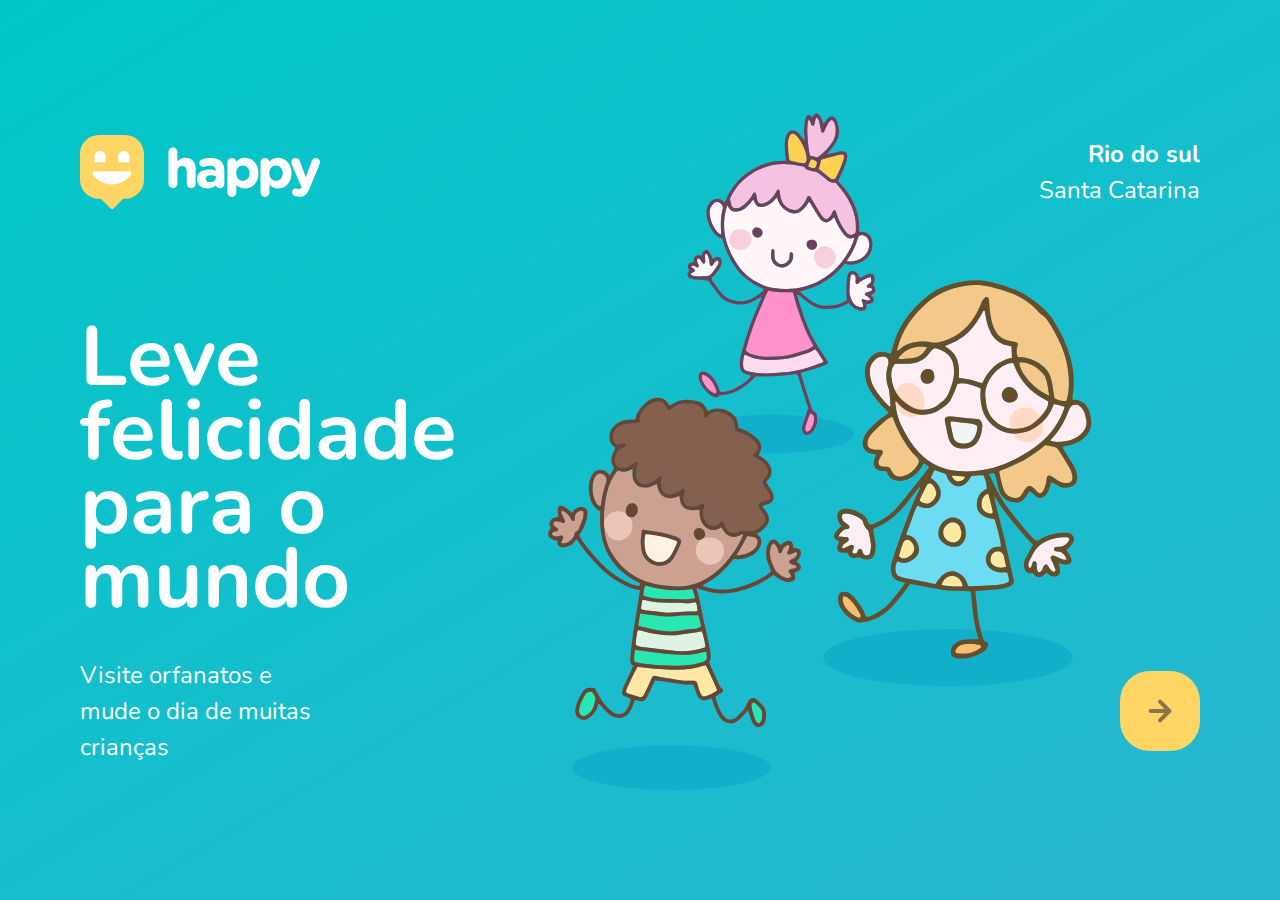
<file: index.html>
<!DOCTYPE html>
<html lang="pt_BR">

<head>
  <meta charset="UTF-8" />
  <meta name="viewport" content="width=device-width, initial-scale=1.0" />
  <title>Happy</title>
  <link rel="icon" href="./public/images/logo-icon.png" />
  <link rel="stylesheet" href="./public/css/main.css" />
  <link rel="stylesheet" href="./public/css/paging-landing.css" />
  <link rel="stylesheet" href="./public/css/animations.css" />
  <link href="https://fonts.googleapis.com/css2?family=Nunito:wght@400;600;800&display=swap" rel="stylesheet">
</head>

<body>
  <div id="page-landing">
    <div id="container">
      <header>
        <img class="animate-up" src="./public/images/logo.svg" alt="Logomarca de Happy" />
        <div class="location animate-up">
          <strong>Rio do sul</strong>
          <p>Santa Catarina</p>
        </div>
      </header>
      <main>
        <h1 class="animate-up">Leve felicidade para o mundo</h1>
        <section class="visit">
          <p class="animate-up">Visite orfanatos e mude o dia de muitas crianças</p>
          <a class="animate-up" href="#" title="Visite orfanatos">
            <img src="./public/images/arrow.svg" alt="Ir para o mapa" />
          </a>
        </section>
      </main>
    </div>
  </div>

</body>
</html>
</file>
<file: public/css/main.css>
* {
    margin: 0;
    padding: 0;
}

body{    
    height: 100vh;
    color: white;  
}

body, input, button, textarea{
    font: 400 1.8rem/1 'Nunito', sans-serif; /*Shorthand property*/

    /*Tamanho da fonte do body é 180% da fonte do pai (no caso, a tag <html></html>)*/
    /* Portanto, 1.8em equivale a 18px (10px x 1.8) como foi especificado no seletor :root */
    /* font-size: 1.8em;   */
    /* font-weight: 400;
    font-size: 1.8rem;
    line-height: 1;
    font-family: 'Nunito', sans-serif; */
}

#logo {
    animation-delay: 50ms;
}

.location{
    animation-delay: 100ms;
}

main h1{
    animation-delay: 150ms;
}

.visit p{
    animation-delay: 200ms;
}

.visit a{
    animation-delay: 250ms;
}
</file>
<file: public/css/paging-landing.css>
#page-landing {
  background: linear-gradient(329.54deg, #29b6d1 0%, #00c7c7 100%) no-repeat;
  min-height: 100vh;
  text-align: center;
  display: flex;
  align-items: center;
}

#container {
  margin: auto;
  width: min(90%, 112rem);
}

/* Elemento root é a tag <html></html> */
:root {
  /* font-size: 10px; */

  /*Por padrão, 100% equivale a 16px especificados pelo navegador*/
  font-size: 62.5%; /*62.5% = 10px*/
}

.location,
h1,
.visit p {
  height: initial;
  text-align: initial;
}

.location {
  font-size: 2.4rem;
  text-align: right;
  line-height: 1.5;
}

main h1 {
  font-weight: bold;
  line-height: 0.88;
  margin: clamp(10%, 9vh, 12%) 0 4rem;
  width: min(300px, 80%);
}

.visit {
  display: flex;
  align-items: center;
  justify-content: space-between;
}

.visit p {
  font-size: 2.4rem;
  line-height: 1.5;
  width: clamp(20rem, 20vw, 30rem);
}

.visit a {
  width: 8rem;
  height: 8rem;
  background: #ffd666;
  border: none;
  border-radius: 3rem;
  display: flex;
  align-items: center;
  justify-content: center;
  margin: initial;
}

.visit a:hover {
  background: #96feff;
  transition: background 0.2s;
}

main h1 {
  animation-delay: 150ms;
  font-size: clamp(4rem, 8vw, 8.4rem);
}

.visit p {
  animation-delay: 200ms;
}

.visit a {
  animation-delay: 250ms;
}
/* Desktop version*/
@media (min-width: 760px) {
  #container {
    padding: 5rem 2rem;
    /* shorthand background image repeat position /size*/
    background: url("../images/bg.svg") no-repeat 80% /
      clamp(30rem, 54vw, 56rem);
  }
  header {
    display: flex;
    align-items: center;
    justify-content: space-between;
  }

  #logo {
    animation-delay: 50ms;
  }
}
</file>
<file: public/css/animations.css>
/* Animações - personalizando animações */
@keyframes up{
    from{
        opacity: 0;
        transform: translateY(16px)
    }
    
    to{
        opacity: 1;
        transform: translateY(0)
    }
}

@keyframes right {
    from {
        transform: translateX(-100%);

    }
    to {
        transform: translateX(0);
    }
}

.animate-up{
    animation-name: up;
    animation-duration: 300ms;
    animation-fill-mode: backwards;
}

.animate-right {
    animation-name: right;
    animation-duration: 300ms;

}
</file>
